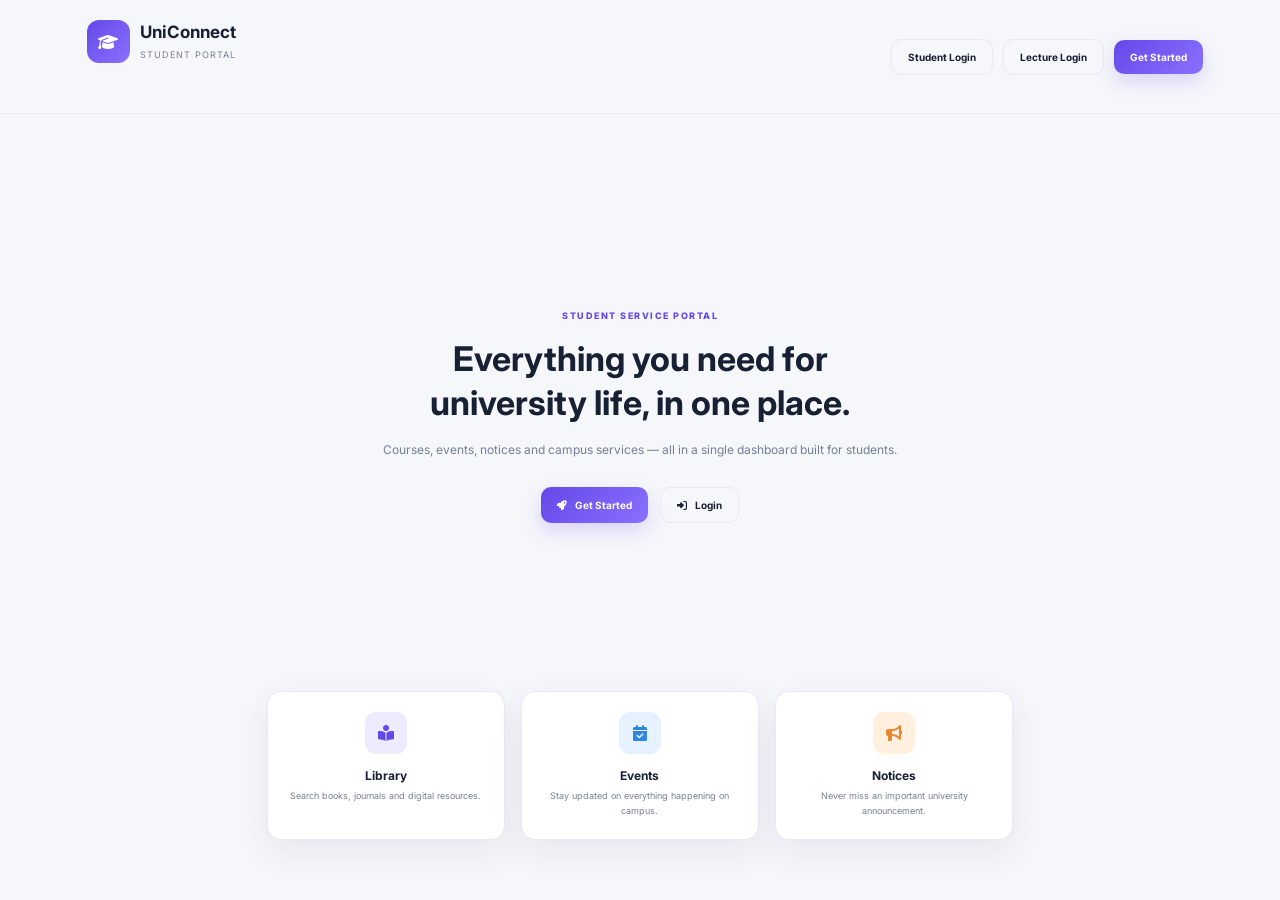
<file: index.html>
<!DOCTYPE html>
<html lang="en">
<head>
    <meta charset="UTF-8">
    <meta http-equiv="X-UA-Compatible" content="IE=edge">
    <meta name="viewport" content="width=device-width, initial-scale=1.0">

    <title>UniConnect | Student Dashboard</title>

    <!-- Google Font -->
    <link rel="preconnect" href="https://fonts.googleapis.com">
    <link rel="preconnect" href="https://fonts.gstatic.com" crossorigin>
    <link href="https://fonts.googleapis.com/css2?family=Inter:wght@400;500;600;700;800&display=swap" rel="stylesheet">

    <!-- Font Awesome -->
    <link rel="stylesheet"
          href="https://cdnjs.cloudflare.com/ajax/libs/font-awesome/6.5.2/css/all.min.css">

    <link rel="stylesheet" href="style.css">
</head>


<body>

<!-- =========================
     HOME / LANDING PAGE
========================== -->

<div class="home-page" id="homePage">

    <nav class="home-nav">

        <div class="logo">

            <div class="logo-icon">
                <i class="fa-solid fa-graduation-cap"></i>
            </div>

            <div>
                <strong>UniConnect</strong>
                <small>Student Portal</small>
            </div>

        </div>


        <div class="home-nav-actions">

            <button class="ghost-button" id="homeLoginButton">
                Student Login
            </button>

            <button class="ghost-button" id="homeLectureLoginButton">
                Lecture Login
            </button>

            <button class="primary-button" id="homeGetStartedButton">
                Get Started
            </button>

        </div>

    </nav>


    <section class="home-hero">

        <span class="eyebrow">
            STUDENT SERVICE PORTAL
        </span>

        <h1>
            Everything you need for university life, in one place.
        </h1>

        <p>
            Courses, events, notices and campus services — all in a single dashboard built for students.
        </p>

        <div class="home-hero-actions">

            <button class="primary-button" id="heroGetStartedButton">
                <i class="fa-solid fa-rocket"></i>
                Get Started
            </button>

            <button class="ghost-button" id="heroLoginButton">
                <i class="fa-solid fa-right-to-bracket"></i>
                Login
            </button>

        </div>

    </section>


    <section class="home-features">

        <div class="home-feature">

            <div class="service-icon purple">
                <i class="fa-solid fa-book-open-reader"></i>
            </div>

            <h3>Library</h3>

            <p>Search books, journals and digital resources.</p>

        </div>


        <div class="home-feature">

            <div class="service-icon blue">
                <i class="fa-solid fa-calendar-check"></i>
            </div>

            <h3>Events</h3>

            <p>Stay updated on everything happening on campus.</p>

        </div>


        <div class="home-feature">

            <div class="service-icon orange">
                <i class="fa-solid fa-bullhorn"></i>
            </div>

            <h3>Notices</h3>

            <p>Never miss an important university announcement.</p>

        </div>

    </section>

</div>



<div class="app" id="appContainer" style="display:none">


    <!-- =========================
         SIDEBAR
    ========================== -->

    <aside class="sidebar" id="sidebar">

        <div class="logo">

            <div class="logo-icon">
                <i class="fa-solid fa-graduation-cap"></i>
            </div>

            <div>
                <strong>UniConnect</strong>
                <small>Student Portal</small>
            </div>

        </div>


        <nav class="menu">

            <a href="#dashboard" class="active" data-page="dashboard">
                <i class="fa-solid fa-chart-pie"></i>
                Dashboard
            </a>

            <a href="#courses" data-page="courses">
                <i class="fa-solid fa-book-open"></i>
                Courses
            </a>

            <a href="#events" data-page="events">
                <i class="fa-solid fa-calendar-days"></i>
                Events
            </a>

            <a href="#notices" data-page="notices">
                <i class="fa-solid fa-bullhorn"></i>
                Notices
            </a>

        </nav>


        <div class="sidebar-bottom">

            <button class="theme-button" id="themeButton">

                <i class="fa-solid fa-moon"></i>

                <span>Dark mode</span>

            </button>

            <a href="#contact" class="theme-button">

                <i class="fa-solid fa-circle-question"></i>

                Help & Contact

            </a>

        </div>

    </aside>



    <!-- =========================
         MAIN
    ========================== -->

    <main>


        <!-- TOP BAR -->

        <header>

            <button class="mobile-menu" id="menuButton">

                <i class="fa-solid fa-bars"></i>

            </button>


            <label class="search">

                <i class="fa-solid fa-magnifying-glass"></i>

                <input
                    type="search"
                    id="searchInput"
                    placeholder="Search courses, events, notices..."
                >

            </label>


            <div class="actions">

                <button
                    class="icon-button"
                    onclick="showToast('You have 3 new notifications')"
                >

                    <i class="fa-regular fa-bell"></i>

                    <b class="notification-dot"></b>

                </button>


                <div class="user-menu">

                    <div class="user" id="userMenuButton">

                        <div class="avatar" id="userAvatar">
                            ST
                        </div>

                        <div>

                            <strong id="userName">Student</strong>

                            <small>Undergraduate</small>

                        </div>

                        <i class="fa-solid fa-chevron-down" style="font-size:9px;color:#748096;margin-left:2px;"></i>

                    </div>


                    <div class="user-dropdown" id="userDropdown">

                        <button onclick="handleProfileClick()">
                            <i class="fa-solid fa-id-badge"></i>
                            Profile
                        </button>

                        <button onclick="handleLogout()">
                            <i class="fa-solid fa-right-from-bracket"></i>
                            Logout
                        </button>

                    </div>

                </div>

            </div>

        </header>



        <!-- PAGE CONTENT -->

        <section class="content page" id="dashboard">


            <!-- HERO -->

            <div class="hero">

                <div>

                    <span class="eyebrow">
                        STUDENT DASHBOARD
                    </span>

                    <h1>
                        Good morning, Student! 👋
                    </h1>

                    <p>
                        Everything you need for university life, in one place.
                    </p>

                </div>

            </div>



            <!-- STATISTICS -->

            <div class="stats">

                <div class="stat">

                    <div class="stat-icon purple">

                        <i class="fa-solid fa-book"></i>

                    </div>

                    <div>

                        <span>My Courses</span>

                        <strong>06</strong>

                        <small>
                            2 assignments due
                        </small>

                    </div>

                </div>


                <div class="stat">

                    <div class="stat-icon blue">

                        <i class="fa-solid fa-calendar-check"></i>

                    </div>

                    <div>

                        <span>Upcoming Events</span>

                        <strong>04</strong>

                        <small>
                            Next: Tech Meetup
                        </small>

                    </div>

                </div>


                <div class="stat">

                    <div class="stat-icon orange">

                        <i class="fa-solid fa-bullhorn"></i>

                    </div>

                    <div>

                        <span>New Notices</span>

                        <strong>08</strong>

                        <small>
                            3 posted today
                        </small>

                    </div>

                </div>


                <div class="stat">

                    <div class="stat-icon green">

                        <i class="fa-solid fa-circle-check"></i>

                    </div>

                    <div>

                        <span>Attendance</span>

                        <strong>92%</strong>

                        <small>
                            Excellent progress
                        </small>

                    </div>

                </div>

            </div>



            <!-- SERVICES -->

            <div class="section-title" id="services">

                <div>

                    <span class="eyebrow">
                        ESSENTIAL SERVICES
                    </span>

                    <h2>
                        What do you need?
                    </h2>

                </div>

            </div>


            <div class="services">


                <article
                    class="service"
                    data-search="library books study"
                >

                    <div class="service-icon purple">

                        <i class="fa-solid fa-book-open-reader"></i>

                    </div>

                    <h3>
                        University Library
                    </h3>

                    <p>
                        Search books, journals and digital resources.
                    </p>

                    <button
                        onclick="openModal(
                        'University Library',
                        'Library is open from 8:00 AM to 8:00 PM. You can reserve books and access digital resources.'
                        )"
                    >

                        Explore

                        <i class="fa-solid fa-arrow-right"></i>

                    </button>

                </article>



                <article
                    class="service"
                    data-search="student affairs registration welfare"
                >

                    <div class="service-icon blue">

                        <i class="fa-solid fa-users"></i>

                    </div>

                    <h3>
                        Student Affairs
                    </h3>

                    <p>
                        Registration, welfare and student support services.
                    </p>

                    <button
                        onclick="openModal(
                        'Student Affairs',
                        'Get help with registration, student records, welfare services and general student matters.'
                        )"
                    >

                        Get Help

                        <i class="fa-solid fa-arrow-right"></i>

                    </button>

                </article>



                <article
                    class="service"
                    data-search="IT support wifi computer password"
                >

                    <div class="service-icon orange">

                        <i class="fa-solid fa-laptop-code"></i>

                    </div>

                    <h3>
                        IT Support
                    </h3>

                    <p>
                        Get help with Wi-Fi, LMS and technical problems.
                    </p>

                    <button
                        onclick="openModal(
                        'IT Support',
                        'Report Wi-Fi, LMS, password and computer problems to the university IT Help Desk.'
                        )"
                    >

                        Report Issue

                        <i class="fa-solid fa-arrow-right"></i>

                    </button>

                </article>



                <article
                    class="service"
                    data-search="career jobs internship CV"
                >

                    <div class="service-icon green">

                        <i class="fa-solid fa-briefcase"></i>

                    </div>

                    <h3>
                        Career Centre
                    </h3>

                    <p>
                        Find internships, jobs and career development programs.
                    </p>

                    <button
                        onclick="openModal(
                        'Career Centre',
                        'Explore internships, career guidance, CV workshops and employer events.'
                        )"
                    >

                        Explore Jobs

                        <i class="fa-solid fa-arrow-right"></i>

                    </button>

                </article>


            </div>



            <!-- CONTACT -->

            <div class="contact" id="contact">

                <div>

                    <span class="eyebrow">
                        NEED ASSISTANCE?
                    </span>

                    <h2>
                        We are here to help.
                    </h2>

                    <p>
                        Can't find what you need?
                        Contact the student support team.
                    </p>

                </div>


                <button
                    class="primary-button"
                    onclick="openModal(
                    'Student Support',
                    'Email: support@uniconnect.edu<br>Phone: +94 11 000 0000<br>Office: Student Centre, Ground Floor'
                    )"
                >

                    Contact Support

                </button>

            </div>


        </section>



        <!-- =========================
             COURSES PAGE
        ========================== -->

        <section class="content page" id="courses" style="display:none">

            <div class="section-title">

                <div>

                    <span class="eyebrow">
                        ACADEMICS
                    </span>

                    <h2>
                        My Courses
                    </h2>

                </div>

            </div>


            <div class="list">


                <div
                    class="course"
                    data-search="web application development IIC 2223"
                >

                    <div class="course-code">

                        IIC
                        <br>
                        2223

                    </div>


                    <div class="course-info">

                        <h3>
                            Web Application Development
                        </h3>

                        <p>
                            Monday • 10:00 AM
                        </p>

                        <div class="progress">

                            <span style="width:78%"></span>

                        </div>

                        <small>
                            78% completed
                        </small>

                    </div>

                </div>



                <div
                    class="course"
                    data-search="database management IIC 2212"
                >

                    <div class="course-code">

                        IIC
                        <br>
                        2212

                    </div>


                    <div class="course-info">

                        <h3>
                            Database Management
                        </h3>

                        <p>
                            Wednesday • 1:00 PM
                        </p>

                        <div class="progress">

                            <span style="width:64%"></span>

                        </div>

                        <small>
                            64% completed
                        </small>

                    </div>

                </div>



                <div
                    class="course"
                    data-search="software engineering IIC 2233"
                >

                    <div class="course-code">

                        IIC
                        <br>
                        2233

                    </div>


                    <div class="course-info">

                        <h3>
                            Software Engineering
                        </h3>

                        <p>
                            Thursday • 9:00 AM
                        </p>

                        <div class="progress">

                            <span style="width:86%"></span>

                        </div>

                        <small>
                            86% completed
                        </small>

                    </div>

                </div>


            </div>

        </section>



        <!-- =========================
             EVENTS PAGE
        ========================== -->

        <section class="content page" id="events" style="display:none">

            <div class="section-title">

                <div>

                    <span class="eyebrow">
                        CAMPUS LIFE
                    </span>

                    <h2>
                        Upcoming Events
                    </h2>

                </div>

            </div>


            <div class="list">


                <div
                    class="event"
                    data-search="technology meetup tech event"
                >

                    <div class="date">

                        <b>12</b>

                        <span>SEP</span>

                    </div>


                    <div class="event-info">

                        <h3>
                            Technology Meetup 2026
                        </h3>

                        <p>
                            Main Auditorium • 2:00 PM
                        </p>

                    </div>


                    <button
                        onclick="showToast('Event added to calendar!')"
                    >

                        <i class="fa-regular fa-calendar-plus"></i>

                    </button>

                </div>



                <div
                    class="event"
                    data-search="sports event"
                >

                    <div class="date">

                        <b>18</b>

                        <span>SEP</span>

                    </div>


                    <div class="event-info">

                        <h3>
                            Inter-University Sports
                        </h3>

                        <p>
                            University Ground • 9:00 AM
                        </p>

                    </div>


                    <button
                        onclick="showToast('Event added to calendar!')"
                    >

                        <i class="fa-regular fa-calendar-plus"></i>

                    </button>

                </div>



                <div
                    class="event"
                    data-search="career internship fair"
                >

                    <div class="date">

                        <b>25</b>

                        <span>SEP</span>

                    </div>


                    <div class="event-info">

                        <h3>
                            Career & Internship Fair
                        </h3>

                        <p>
                            Student Centre • 10:00 AM
                        </p>

                    </div>


                    <button
                        onclick="showToast('Event added to calendar!')"
                    >

                        <i class="fa-regular fa-calendar-plus"></i>

                    </button>

                </div>


            </div>

        </section>



        <!-- =========================
             NOTICES PAGE
        ========================== -->

        <section class="content page" id="notices" style="display:none">

            <div class="section-title">

                <div>

                    <span class="eyebrow">
                        LATEST UPDATES
                    </span>

                    <h2>
                        University Notices
                    </h2>

                </div>

            </div>


            <div class="notices">


                <article
                    class="notice"
                    data-search="exam timetable academic"
                >

                    <span class="tag academic">
                        ACADEMIC
                    </span>

                    <h3>
                        Semester examination timetable released
                    </h3>

                    <p>
                        The examination timetable for the upcoming semester is now available.
                    </p>

                    <small>
                        2 hours ago
                    </small>

                </article>



                <article
                    class="notice"
                    data-search="innovation challenge event"
                >

                    <span class="tag event-tag">
                        EVENT
                    </span>

                    <h3>
                        Student innovation challenge applications open
                    </h3>

                    <p>
                        Register your team and present an innovative solution to a real-world problem.
                    </p>

                    <small>
                        Yesterday
                    </small>

                </article>



                <article
                    class="notice"
                    data-search="library opening hours general"
                >

                    <span class="tag general">
                        GENERAL
                    </span>

                    <h3>
                        Library extended opening hours
                    </h3>

                    <p>
                        Extended study hours are available during the examination preparation period.
                    </p>

                    <small>
                        2 days ago
                    </small>

                </article>


            </div>

        </section>


        <!-- =========================
             LECTURE DASHBOARD PAGE
        ========================== -->

        <section class="content page" id="lectureDashboard" style="display:none">

            <div class="hero">

                <div>

                    <span class="eyebrow">
                        LECTURE DASHBOARD
                    </span>

                    <h1>
                        Welcome, <span id="lectureNameDisplay">Lecture</span>! 👨‍🏫
                    </h1>

                    <p>
                        Manage your courses and students.
                    </p>

                </div>

            </div>

            <div class="section-title" style="display: flex; justify-content: space-between; align-items: center; margin-bottom: 30px;">

                <div>

                    <span class="eyebrow">
                        MY COURSES
                    </span>

                    <h2>
                        Your Teaching Courses
                    </h2>

                </div>

                <button class="primary-button" id="addCourseBtn" onclick="openCourseModal()">
                    <i class="fa-solid fa-plus"></i>
                    Add Course
                </button>

            </div>

            <div class="list" id="lectureCoursesContainer">
                <p style="text-align: center; color: #748096; padding: 40px 20px;">
                    No courses yet. Click "Add Course" to create your first course.
                </p>
            </div>

        </section>


        <!-- FOOTER -->

        <footer>

            <span>
                © 2026 UniConnect Student Service Portal
            </span>

            <span>
                IIC 2223 • Web Application Development
            </span>

        </footer>

    </main>

</div>



<!-- =========================
     MODAL
========================== -->

<div class="modal-background" id="modal">

    <div class="modal">

        <button
            class="close"
            onclick="closeModal()"
        >

            <i class="fa-solid fa-xmark"></i>

        </button>


        <div class="modal-icon">

            <i class="fa-solid fa-circle-info"></i>

        </div>


        <h2 id="modalTitle"></h2>

        <p id="modalText"></p>


        <button
            class="primary-button"
            onclick="closeModal()"
        >

            Close

        </button>

    </div>

</div>



<!-- =========================
     LOGIN MODAL
========================== -->

<div class="modal-background" id="loginModal">

    <div class="modal">

        <button
            class="close"
            onclick="closeAuthModal('loginModal')"
        >

            <i class="fa-solid fa-xmark"></i>

        </button>


        <div class="modal-icon">

            <i class="fa-solid fa-right-to-bracket"></i>

        </div>


        <h2>Welcome back</h2>

        <p>Log in to access your dashboard.</p>


        <form class="auth-form" id="loginForm">

            <label class="field">

                <span>Email</span>

                <input
                    type="email"
                    id="loginEmail"
                    placeholder="you@example.com"
                    required
                >

            </label>


            <label class="field">

                <span>Password</span>

                <input
                    type="password"
                    id="loginPassword"
                    placeholder="Enter your password"
                    required
                >

            </label>


            <button type="submit" class="primary-button auth-submit">
                Login
            </button>

        </form>


        <p class="auth-switch">

            Don't have an account?

            <a href="#" id="switchToSignup">Sign up</a>

        </p>

    </div>

</div>



<!-- =========================
     SIGNUP MODAL
========================== -->

<div class="modal-background" id="signupModal">

    <div class="modal">

        <button
            class="close"
            onclick="closeAuthModal('signupModal')"
        >

            <i class="fa-solid fa-xmark"></i>

        </button>


        <div class="modal-icon">

            <i class="fa-solid fa-user-plus"></i>

        </div>


        <h2>Create your account</h2>

        <p>Sign up to get started with UniConnect.</p>


        <form class="auth-form" id="signupForm">

            <label class="field">

                <span>Full Name</span>

                <input
                    type="text"
                    id="signupName"
                    placeholder="Your full name"
                    required
                >

            </label>


            <label class="field">

                <span>Email</span>

                <input
                    type="email"
                    id="signupEmail"
                    placeholder="you@example.com"
                    required
                >

            </label>


            <label class="field">

                <span>Password</span>

                <input
                    type="password"
                    id="signupPassword"
                    placeholder="Create a password"
                    minlength="6"
                    required
                >

            </label>


            <label class="field">

                <span>Confirm Password</span>

                <input
                    type="password"
                    id="signupConfirmPassword"
                    placeholder="Re-enter your password"
                    minlength="6"
                    required
                >

            </label>


            <button type="submit" class="primary-button auth-submit">
                Create Account
            </button>

        </form>


        <p class="auth-switch">

            Already have an account?

            <a href="#" id="switchToLogin">Login</a>

        </p>

    </div>

</div>



<!-- =========================
     LECTURE LOGIN MODAL
========================== -->

<div class="modal-background" id="lectureLoginModal">

    <div class="modal">

        <button
            class="close"
            onclick="closeAuthModal('lectureLoginModal')"
        >

            <i class="fa-solid fa-xmark"></i>

        </button>


        <div class="modal-icon">

            <i class="fa-solid fa-chalkboard-user"></i>

        </div>


        <h2>Lecture Login</h2>

        <p>Log in to access your lecture dashboard.</p>


        <form class="auth-form" id="lectureLoginForm">

            <label class="field">

                <span>Email</span>

                <input
                    type="email"
                    id="lectureEmail"
                    placeholder="your@email.com"
                    required
                >

            </label>


            <label class="field">

                <span>Password</span>

                <input
                    type="password"
                    id="lecturePassword"
                    placeholder="Enter your password"
                    required
                >

            </label>


            <button type="submit" class="primary-button auth-submit">
                Login
            </button>

        </form>


        <p class="auth-switch">

            Back to <a href="#" id="backToHome" onclick="closeAuthModal('lectureLoginModal'); return false;">home</a>

        </p>

    </div>

</div>



<!-- TOAST -->

<div class="toast" id="toast"></div>



<script src="script.js"></script>

</body>
</html>
</file>
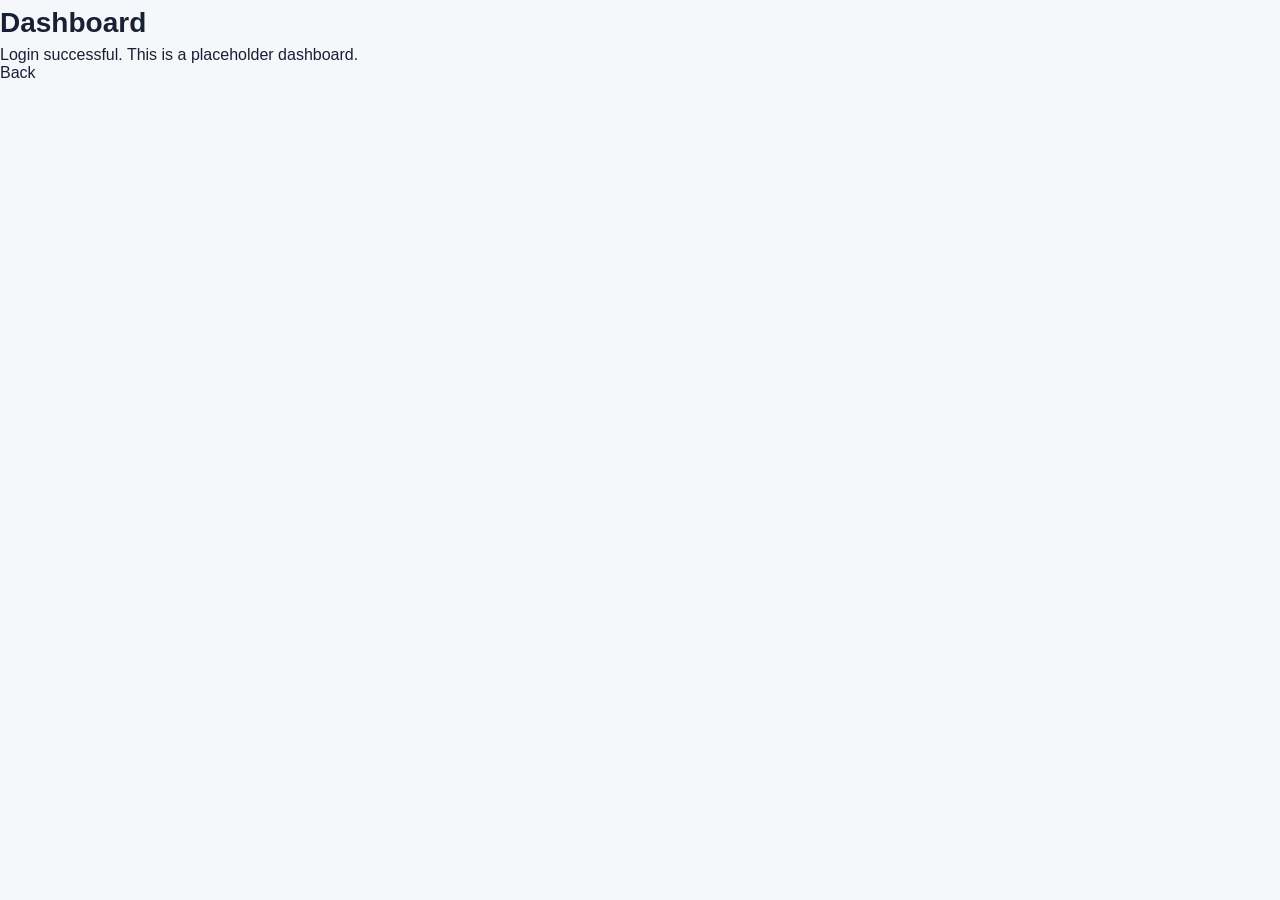
<file: dashboard.html>
<!DOCTYPE html>
<html>
<head>
  <meta charset="utf-8" />
  <title>Dashboard</title>
  <link rel="stylesheet" href="style.css">
</head>
<body>
  <div class="container">
    <h1>Dashboard</h1>
    <p>Login successful. This is a placeholder dashboard.</p>
    <a href="index.html">Back</a>
  </div>
</body>
</html>
</file>
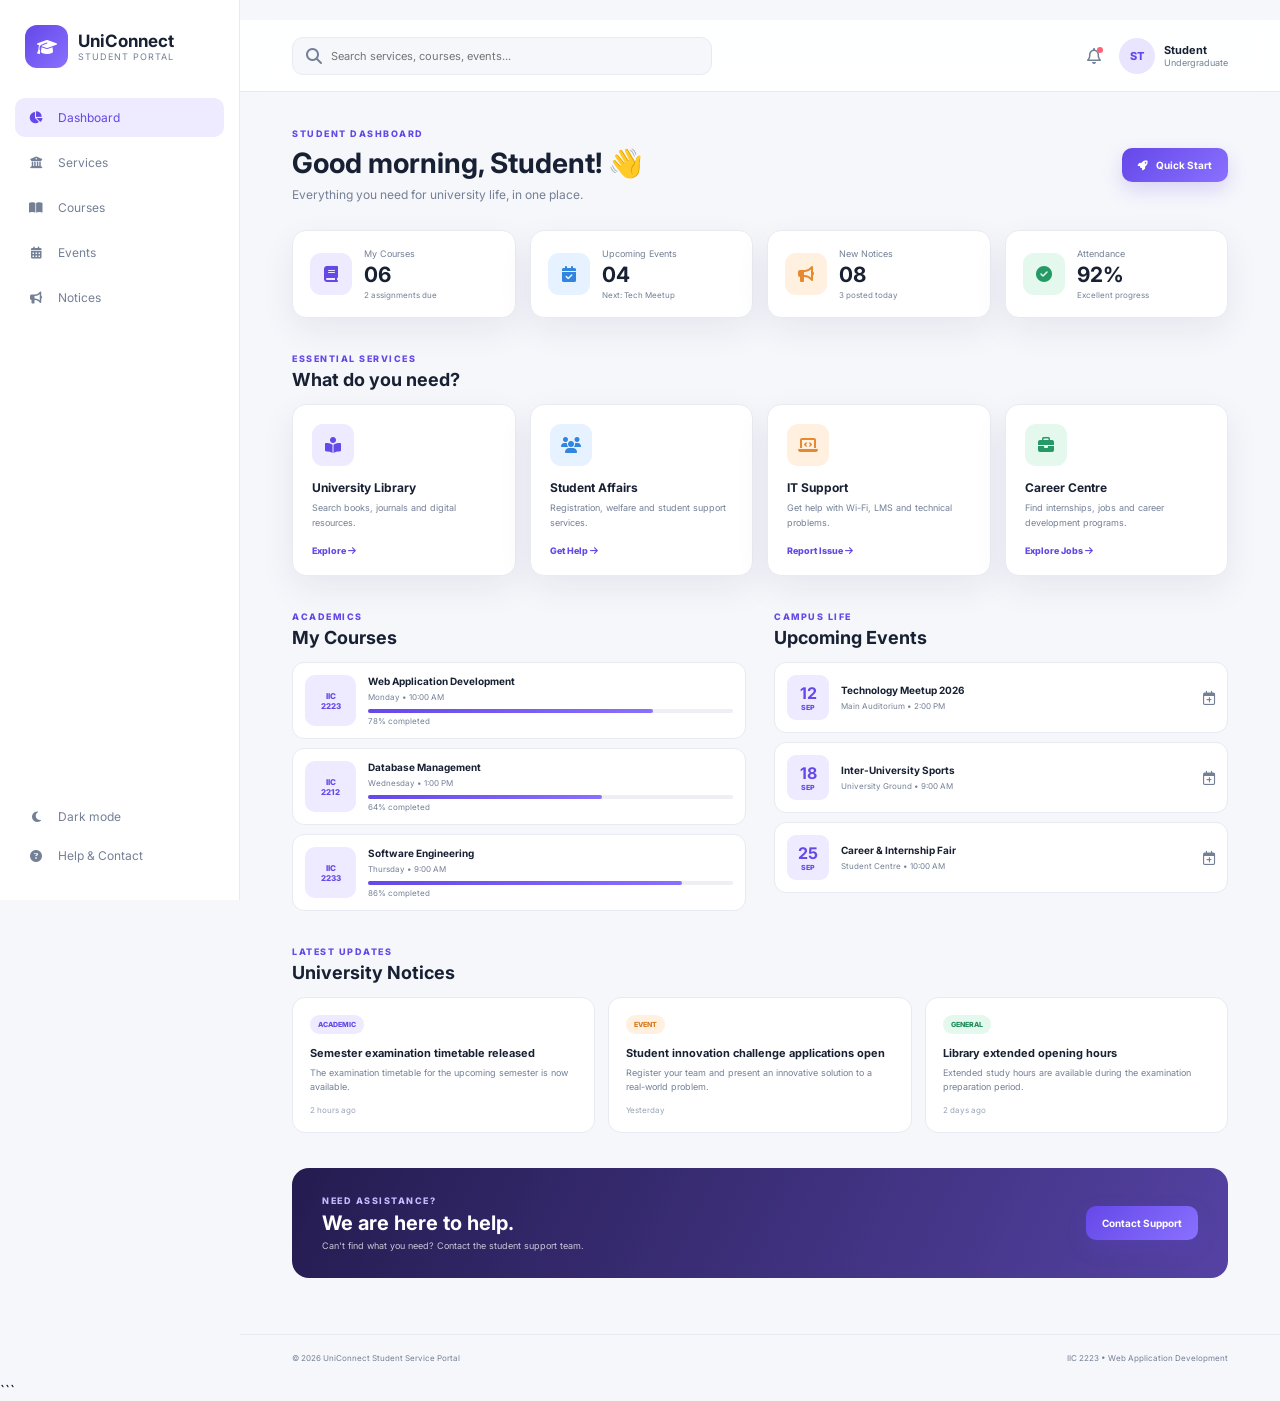
<file: index(1).html>
```html
<!DOCTYPE html>
<html lang="en">
<head>
    <meta charset="UTF-8">
    <meta name="viewport" content="width=device-width, initial-scale=1.0">

    <title>UniConnect | Student Dashboard</title>

    <!-- Google Font -->
    <link rel="preconnect" href="https://fonts.googleapis.com">
    <link rel="preconnect" href="https://fonts.gstatic.com" crossorigin>
    <link href="https://fonts.googleapis.com/css2?family=Inter:wght@400;500;600;700;800&display=swap" rel="stylesheet">

    <!-- Font Awesome -->
    <link rel="stylesheet"
          href="https://cdnjs.cloudflare.com/ajax/libs/font-awesome/6.5.2/css/all.min.css">

    <style>

        /* =========================
           BASIC SETTINGS
        ========================= */

        * {
            margin: 0;
            padding: 0;
            box-sizing: border-box;
        }

        html {
            scroll-behavior: smooth;
        }

        body {
            font-family: 'Inter', sans-serif;
            background: #f6f7fb;
            color: #182033;
            transition: 0.3s;
        }

        body.dark {
            background: #10131c;
            color: #f2f4f8;
        }

        button,
        input {
            font-family: inherit;
        }

        button {
            cursor: pointer;
            border: none;
        }

        a {
            text-decoration: none;
            color: inherit;
        }


        /* =========================
           SIDEBAR
        ========================= */

        .sidebar {
            width: 240px;
            height: 100vh;
            position: fixed;
            left: 0;
            top: 0;

            background: white;
            border-right: 1px solid #e7eaf1;

            padding: 25px 15px;

            display: flex;
            flex-direction: column;

            z-index: 20;

            transition: 0.3s;
        }

        body.dark .sidebar {
            background: #181d28;
            border-color: #293140;
        }


        /* LOGO */

        .logo {
            display: flex;
            align-items: center;
            gap: 10px;

            padding: 0 10px 30px;
        }

        .logo-icon {
            width: 43px;
            height: 43px;

            border-radius: 12px;

            background: linear-gradient(
                135deg,
                #6548e8,
                #8a70ff
            );

            color: white;

            display: grid;
            place-items: center;
        }

        .logo strong {
            display: block;
            font-size: 17px;
        }

        .logo small {
            font-size: 9px;
            color: #748096;
            text-transform: uppercase;
            letter-spacing: 1px;
        }


        /* NAVIGATION */

        .menu {
            display: grid;
            gap: 6px;
        }

        .menu a,
        .theme-button {
            display: flex;
            align-items: center;

            gap: 13px;

            padding: 12px;

            border-radius: 10px;

            color: #748096;

            font-size: 12px;

            background: transparent;
        }

        .menu a i,
        .theme-button i {
            width: 18px;
            text-align: center;
        }

        .menu a:hover,
        .menu a.active,
        .theme-button:hover {
            background: #eeeaff;
            color: #6548e8;
        }

        body.dark .menu a:hover,
        body.dark .menu a.active,
        body.dark .theme-button:hover {
            background: #27233e;
        }

        .sidebar-bottom {
            margin-top: auto;
        }


        /* =========================
           MAIN AREA
        ========================= */

        main {
            margin-left: 240px;
            width: calc(100% - 240px);
        }


        /* =========================
           TOP BAR
        ========================= */

        header {
            height: 72px;

            position: sticky;
            top: 0;

            z-index: 15;

            background: rgba(255,255,255,0.9);

            backdrop-filter: blur(12px);

            border-bottom: 1px solid #e7eaf1;

            display: flex;
            align-items: center;
            justify-content: space-between;

            padding: 0 5%;
        }

        body.dark header {
            background: rgba(24,29,40,0.9);
            border-color: #293140;
        }


        /* SEARCH */

        .search {
            width: 420px;

            background: #f6f7fb;

            border: 1px solid #e7eaf1;

            border-radius: 11px;

            padding: 10px 13px;

            display: flex;
            align-items: center;

            gap: 9px;

            color: #748096;
        }

        .search input {
            width: 100%;

            border: none;
            outline: none;

            background: transparent;

            color: #182033;

            font-size: 11px;
        }

        body.dark .search {
            background: #10131c;
            border-color: #293140;
        }

        body.dark .search input {
            color: white;
        }


        /* USER */

        .actions {
            display: flex;
            align-items: center;

            gap: 18px;
        }

        .icon-button {
            background: none;

            color: #748096;

            font-size: 16px;

            position: relative;
        }

        .notification-dot {
            width: 6px;
            height: 6px;

            border-radius: 50%;

            background: #ff6379;

            position: absolute;

            right: -2px;
            top: -1px;
        }

        .user {
            display: flex;
            align-items: center;

            gap: 9px;
        }

        .avatar {
            width: 36px;
            height: 36px;

            border-radius: 50%;

            background: #eae5ff;

            color: #6548e8;

            display: grid;
            place-items: center;

            font-weight: 800;

            font-size: 11px;
        }

        .user strong {
            display: block;
            font-size: 11px;
        }

        .user small {
            font-size: 9px;
            color: #748096;
        }

        .mobile-menu {
            display: none;
            background: none;
            color: #6548e8;
            font-size: 18px;
        }


        /* =========================
           CONTENT
        ========================= */

        .content {
            max-width: 1250px;

            margin: auto;

            padding: 36px 5%;
        }


        /* HERO */

        .hero {
            display: flex;

            justify-content: space-between;
            align-items: center;

            gap: 20px;

            margin-bottom: 28px;
        }

        .eyebrow {
            font-size: 9px;

            letter-spacing: 1.5px;

            font-weight: 800;

            color: #6548e8;
        }

        h1 {
            font-size: 28px;

            margin: 7px 0;
        }

        .hero p {
            font-size: 12px;
            color: #748096;
        }


        /* BUTTON */

        .primary-button {
            background: linear-gradient(
                135deg,
                #6548e8,
                #8a70ff
            );

            color: white;

            padding: 11px 16px;

            border-radius: 10px;

            font-size: 10px;

            font-weight: 700;

            box-shadow: 0 8px 20px #6548e833;
        }

        .primary-button i {
            margin-right: 6px;
        }


        /* =========================
           STAT CARDS
        ========================= */

        .stats {
            display: grid;

            grid-template-columns: repeat(4,1fr);

            gap: 14px;

            margin-bottom: 35px;
        }

        .stat {
            background: white;

            border: 1px solid #e7eaf1;

            border-radius: 14px;

            padding: 17px;

            display: flex;

            align-items: center;

            gap: 12px;

            box-shadow: 0 12px 35px rgba(35,30,80,.07);

            animation: slideUp .6s ease both;
        }

        body.dark .stat {
            background: #181d28;
            border-color: #293140;
        }

        .stat:nth-child(2) {
            animation-delay: .1s;
        }

        .stat:nth-child(3) {
            animation-delay: .2s;
        }

        .stat:nth-child(4) {
            animation-delay: .3s;
        }

        .stat-icon {
            width: 42px;
            height: 42px;

            border-radius: 11px;

            display: grid;
            place-items: center;
        }

        .purple {
            background: #eeeaff;
            color: #6548e8;
        }

        .blue {
            background: #e6f2ff;
            color: #3185df;
        }

        .orange {
            background: #fff0df;
            color: #e58a32;
        }

        .green {
            background: #e4f8ee;
            color: #259a66;
        }

        .stat span {
            font-size: 9px;
            color: #748096;

            display: block;
        }

        .stat strong {
            display: block;

            font-size: 21px;

            margin: 3px 0;
        }

        .stat small {
            font-size: 8px;
            color: #748096;
        }


        /* =========================
           SECTION TITLES
        ========================= */

        .section-title {
            display: flex;

            align-items: end;

            justify-content: space-between;

            margin-bottom: 14px;
        }

        .section-title h2 {
            font-size: 18px;

            margin-top: 5px;
        }


        /* =========================
           SERVICE CARDS
        ========================= */

        .services {
            display: grid;

            grid-template-columns: repeat(4,1fr);

            gap: 14px;

            margin-bottom: 35px;
        }

        .service {
            background: white;

            border: 1px solid #e7eaf1;

            border-radius: 14px;

            padding: 19px;

            box-shadow: 0 12px 35px rgba(35,30,80,.07);

            transition: .25s;

            animation: slideUp .7s ease both;
        }

        body.dark .service {
            background: #181d28;
            border-color: #293140;
        }

        .service:hover {
            transform: translateY(-6px);

            box-shadow:
                0 20px 45px rgba(35,30,80,.14);
        }

        .service-icon {
            width: 42px;
            height: 42px;

            border-radius: 11px;

            display: grid;
            place-items: center;

            margin-bottom: 14px;
        }

        .service h3 {
            font-size: 12px;

            margin-bottom: 6px;
        }

        .service p {
            font-size: 9px;

            color: #748096;

            line-height: 1.65;

            min-height: 31px;
        }

        .service button {
            background: none;

            color: #6548e8;

            font-size: 9px;

            font-weight: 800;

            margin-top: 13px;
        }


        /* =========================
           TWO COLUMNS
        ========================= */

        .columns {
            display: grid;

            grid-template-columns: 1fr 1fr;

            gap: 28px;

            margin-bottom: 35px;
        }

        .list {
            display: grid;
            gap: 9px;
        }


        /* COURSE */

        .course,
        .event {
            background: white;

            border: 1px solid #e7eaf1;

            border-radius: 12px;

            padding: 12px;

            display: flex;

            align-items: center;

            gap: 12px;
        }

        body.dark .course,
        body.dark .event {
            background: #181d28;
            border-color: #293140;
        }

        .course-code {
            width: 51px;
            height: 51px;

            border-radius: 10px;

            background: #eeeaff;

            color: #6548e8;

            display: grid;

            place-items: center;

            text-align: center;

            font-size: 8px;

            font-weight: 800;
        }

        .course-info {
            flex: 1;
        }

        .course h3,
        .event h3 {
            font-size: 10px;

            margin-bottom: 5px;
        }

        .course p,
        .event p {
            font-size: 8px;

            color: #748096;
        }

        .progress {
            height: 4px;

            background: #eeeef3;

            border-radius: 5px;

            margin: 7px 0 3px;
        }

        .progress span {
            height: 100%;

            display: block;

            background: linear-gradient(
                90deg,
                #6548e8,
                #8a70ff
            );

            border-radius: 5px;
        }

        .course small {
            font-size: 8px;
            color: #748096;
        }


        /* EVENTS */

        .date {
            width: 42px;
            height: 45px;

            background: #eeeaff;

            color: #6548e8;

            border-radius: 9px;

            display: grid;

            place-content: center;

            text-align: center;
        }

        .date b {
            font-size: 16px;
        }

        .date span {
            font-size: 7px;

            font-weight: 800;
        }

        .event-info {
            flex: 1;
        }

        .event button {
            background: none;

            color: #748096;

            font-size: 14px;
        }

        .event button:hover {
            color: #6548e8;
        }


        /* =========================
           NOTICES
        ========================= */

        .notices {
            display: grid;

            grid-template-columns: repeat(3,1fr);

            gap: 13px;

            margin-bottom: 35px;
        }

        .notice {
            background: white;

            border: 1px solid #e7eaf1;

            border-radius: 13px;

            padding: 17px;
        }

        body.dark .notice {
            background: #181d28;
            border-color: #293140;
        }

        .tag {
            display: inline-block;

            padding: 5px 8px;

            border-radius: 20px;

            font-size: 7px;

            font-weight: 800;
        }

        .academic {
            background: #eeeaff;
            color: #6548e8;
        }

        .event-tag {
            background: #fff0df;
            color: #d77b22;
        }

        .general {
            background: #e5f8ed;
            color: #218d5c;
        }

        .notice h3 {
            font-size: 11px;

            margin: 12px 0 6px;
        }

        .notice p {
            font-size: 9px;

            line-height: 1.6;

            color: #748096;
        }

        .notice small {
            display: block;

            font-size: 8px;

            color: #9aa4b5;

            margin-top: 10px;
        }


        /* =========================
           CONTACT
        ========================= */

        .contact {
            background: linear-gradient(
                115deg,
                #241c50,
                #5542a3
            );

            border-radius: 17px;

            padding: 27px 30px;

            color: white;

            display: flex;

            justify-content: space-between;

            align-items: center;

            gap: 20px;

            margin-bottom: 20px;
        }

        .contact .eyebrow {
            color: #c5baff;
        }

        .contact h2 {
            font-size: 20px;

            margin: 5px 0;
        }

        .contact p {
            font-size: 9px;

            opacity: .75;
        }


        /* =========================
           FOOTER
        ========================= */

        footer {
            border-top: 1px solid #e7eaf1;

            padding: 18px 5%;

            font-size: 8px;

            color: #748096;

            display: flex;

            justify-content: space-between;
        }


        /* =========================
           MODAL
        ========================= */

        .modal-background {
            position: fixed;

            inset: 0;

            background: rgba(8,8,21,.6);

            display: none;

            place-items: center;

            z-index: 50;

            padding: 20px;
        }

        .modal-background.show {
            display: grid;
        }

        .modal {
            width: min(420px,100%);

            background: white;

            border-radius: 17px;

            padding: 28px;

            position: relative;

            animation: pop .2s;
        }

        body.dark .modal {
            background: #181d28;
        }

        .close {
            position: absolute;

            right: 17px;
            top: 15px;

            background: none;

            color: #748096;
        }

        .modal-icon {
            width: 45px;
            height: 45px;

            border-radius: 12px;

            background: #eeeaff;

            color: #6548e8;

            display: grid;

            place-items: center;

            margin-bottom: 13px;
        }

        .modal h2 {
            font-size: 18px;

            margin-bottom: 9px;
        }

        .modal p {
            font-size: 10px;

            line-height: 1.8;

            color: #748096;

            margin-bottom: 18px;
        }


        /* =========================
           TOAST
        ========================= */

        .toast {
            position: fixed;

            right: 20px;

            bottom: 20px;

            background: #182033;

            color: white;

            padding: 11px 15px;

            border-radius: 9px;

            font-size: 9px;

            transform: translateY(80px);

            opacity: 0;

            transition: .3s;

            z-index: 60;
        }

        .toast.show {
            transform: none;
            opacity: 1;
        }


        /* =========================
           ANIMATIONS
        ========================= */

        @keyframes slideUp {

            from {
                opacity: 0;
                transform: translateY(15px);
            }

            to {
                opacity: 1;
                transform: translateY(0);
            }

        }

        @keyframes pop {

            from {
                opacity: 0;
                transform: scale(.94);
            }

            to {
                opacity: 1;
                transform: scale(1);
            }

        }


        /* =========================
           TABLET
        ========================= */

        @media(max-width:900px) {

            .sidebar {
                transform: translateX(-100%);
            }

            .sidebar.open {
                transform: translateX(0);
            }

            main {
                margin-left: 0;
                width: 100%;
            }

            .mobile-menu {
                display: block;
            }

            .stats {
                grid-template-columns: repeat(2,1fr);
            }

            .services {
                grid-template-columns: repeat(2,1fr);
            }

            .columns {
                grid-template-columns: 1fr;
            }

            .notices {
                grid-template-columns: repeat(2,1fr);
            }

        }


        /* =========================
           MOBILE
        ========================= */

        @media(max-width:600px) {

            header {
                padding: 0 4%;
                gap: 10px;
            }

            .search {
                width: auto;
                flex: 1;
            }

            .user {
                display: none;
            }

            .content {
                padding: 27px 4%;
            }

            .hero {
                flex-direction: column;
                align-items: flex-start;
            }

            h1 {
                font-size: 23px;
            }

            .stats {
                grid-template-columns: 1fr 1fr;
                gap: 9px;
            }

            .stat {
                padding: 13px;
            }

            .services {
                grid-template-columns: 1fr;
            }

            .notices {
                grid-template-columns: 1fr;
            }

            .contact {
                flex-direction: column;
                align-items: flex-start;
            }

            .contact .primary-button {
                width: 100%;
            }

            footer {
                display: block;
                line-height: 1.8;
            }

        }

    </style>
</head>


<body>

<div class="app">


    <!-- =========================
         SIDEBAR
    ========================== -->

    <aside class="sidebar" id="sidebar">

        <div class="logo">

            <div class="logo-icon">
                <i class="fa-solid fa-graduation-cap"></i>
            </div>

            <div>
                <strong>UniConnect</strong>
                <small>Student Portal</small>
            </div>

        </div>


        <nav class="menu">

            <a href="#dashboard" class="active">
                <i class="fa-solid fa-chart-pie"></i>
                Dashboard
            </a>

            <a href="#services">
                <i class="fa-solid fa-building-columns"></i>
                Services
            </a>

            <a href="#courses">
                <i class="fa-solid fa-book-open"></i>
                Courses
            </a>

            <a href="#events">
                <i class="fa-solid fa-calendar-days"></i>
                Events
            </a>

            <a href="#notices">
                <i class="fa-solid fa-bullhorn"></i>
                Notices
            </a>

        </nav>


        <div class="sidebar-bottom">

            <button class="theme-button" id="themeButton">

                <i class="fa-solid fa-moon"></i>

                <span>Dark mode</span>

            </button>

            <a href="#contact" class="theme-button">

                <i class="fa-solid fa-circle-question"></i>

                Help & Contact

            </a>

        </div>

    </aside>



    <!-- =========================
         MAIN
    ========================== -->

    <main>


        <!-- TOP BAR -->

        <header>

            <button class="mobile-menu" id="menuButton">

                <i class="fa-solid fa-bars"></i>

            </button>


            <label class="search">

                <i class="fa-solid fa-magnifying-glass"></i>

                <input
                    type="search"
                    id="searchInput"
                    placeholder="Search services, courses, events..."
                >

            </label>


            <div class="actions">

                <button
                    class="icon-button"
                    onclick="showToast('You have 3 new notifications')"
                >

                    <i class="fa-regular fa-bell"></i>

                    <b class="notification-dot"></b>

                </button>


                <div class="user">

                    <div class="avatar">
                        ST
                    </div>

                    <div>

                        <strong>Student</strong>

                        <small>Undergraduate</small>

                    </div>

                </div>

            </div>

        </header>



        <!-- PAGE CONTENT -->

        <section class="content" id="dashboard">


            <!-- HERO -->

            <div class="hero">

                <div>

                    <span class="eyebrow">
                        STUDENT DASHBOARD
                    </span>

                    <h1>
                        Good morning, Student! 👋
                    </h1>

                    <p>
                        Everything you need for university life, in one place.
                    </p>

                </div>


                <button
                    class="primary-button"
                    onclick="showToast('Quick Start activated!')"
                >

                    <i class="fa-solid fa-rocket"></i>

                    Quick Start

                </button>

            </div>



            <!-- STATISTICS -->

            <div class="stats">

                <div class="stat">

                    <div class="stat-icon purple">

                        <i class="fa-solid fa-book"></i>

                    </div>

                    <div>

                        <span>My Courses</span>

                        <strong>06</strong>

                        <small>
                            2 assignments due
                        </small>

                    </div>

                </div>


                <div class="stat">

                    <div class="stat-icon blue">

                        <i class="fa-solid fa-calendar-check"></i>

                    </div>

                    <div>

                        <span>Upcoming Events</span>

                        <strong>04</strong>

                        <small>
                            Next: Tech Meetup
                        </small>

                    </div>

                </div>


                <div class="stat">

                    <div class="stat-icon orange">

                        <i class="fa-solid fa-bullhorn"></i>

                    </div>

                    <div>

                        <span>New Notices</span>

                        <strong>08</strong>

                        <small>
                            3 posted today
                        </small>

                    </div>

                </div>


                <div class="stat">

                    <div class="stat-icon green">

                        <i class="fa-solid fa-circle-check"></i>

                    </div>

                    <div>

                        <span>Attendance</span>

                        <strong>92%</strong>

                        <small>
                            Excellent progress
                        </small>

                    </div>

                </div>

            </div>



            <!-- SERVICES -->

            <div class="section-title" id="services">

                <div>

                    <span class="eyebrow">
                        ESSENTIAL SERVICES
                    </span>

                    <h2>
                        What do you need?
                    </h2>

                </div>

            </div>


            <div class="services">


                <article
                    class="service"
                    data-search="library books study"
                >

                    <div class="service-icon purple">

                        <i class="fa-solid fa-book-open-reader"></i>

                    </div>

                    <h3>
                        University Library
                    </h3>

                    <p>
                        Search books, journals and digital resources.
                    </p>

                    <button
                        onclick="openModal(
                        'University Library',
                        'Library is open from 8:00 AM to 8:00 PM. You can reserve books and access digital resources.'
                        )"
                    >

                        Explore

                        <i class="fa-solid fa-arrow-right"></i>

                    </button>

                </article>



                <article
                    class="service"
                    data-search="student affairs registration welfare"
                >

                    <div class="service-icon blue">

                        <i class="fa-solid fa-users"></i>

                    </div>

                    <h3>
                        Student Affairs
                    </h3>

                    <p>
                        Registration, welfare and student support services.
                    </p>

                    <button
                        onclick="openModal(
                        'Student Affairs',
                        'Get help with registration, student records, welfare services and general student matters.'
                        )"
                    >

                        Get Help

                        <i class="fa-solid fa-arrow-right"></i>

                    </button>

                </article>



                <article
                    class="service"
                    data-search="IT support wifi computer password"
                >

                    <div class="service-icon orange">

                        <i class="fa-solid fa-laptop-code"></i>

                    </div>

                    <h3>
                        IT Support
                    </h3>

                    <p>
                        Get help with Wi-Fi, LMS and technical problems.
                    </p>

                    <button
                        onclick="openModal(
                        'IT Support',
                        'Report Wi-Fi, LMS, password and computer problems to the university IT Help Desk.'
                        )"
                    >

                        Report Issue

                        <i class="fa-solid fa-arrow-right"></i>

                    </button>

                </article>



                <article
                    class="service"
                    data-search="career jobs internship CV"
                >

                    <div class="service-icon green">

                        <i class="fa-solid fa-briefcase"></i>

                    </div>

                    <h3>
                        Career Centre
                    </h3>

                    <p>
                        Find internships, jobs and career development programs.
                    </p>

                    <button
                        onclick="openModal(
                        'Career Centre',
                        'Explore internships, career guidance, CV workshops and employer events.'
                        )"
                    >

                        Explore Jobs

                        <i class="fa-solid fa-arrow-right"></i>

                    </button>

                </article>


            </div>



            <!-- COURSES + EVENTS -->

            <div class="columns">


                <!-- COURSES -->

                <section id="courses">

                    <div class="section-title">

                        <div>

                            <span class="eyebrow">
                                ACADEMICS
                            </span>

                            <h2>
                                My Courses
                            </h2>

                        </div>

                    </div>


                    <div class="list">


                        <div
                            class="course"
                            data-search="web application development IIC 2223"
                        >

                            <div class="course-code">

                                IIC
                                <br>
                                2223

                            </div>


                            <div class="course-info">

                                <h3>
                                    Web Application Development
                                </h3>

                                <p>
                                    Monday • 10:00 AM
                                </p>

                                <div class="progress">

                                    <span style="width:78%"></span>

                                </div>

                                <small>
                                    78% completed
                                </small>

                            </div>

                        </div>



                        <div
                            class="course"
                            data-search="database management IIC 2212"
                        >

                            <div class="course-code">

                                IIC
                                <br>
                                2212

                            </div>


                            <div class="course-info">

                                <h3>
                                    Database Management
                                </h3>

                                <p>
                                    Wednesday • 1:00 PM
                                </p>

                                <div class="progress">

                                    <span style="width:64%"></span>

                                </div>

                                <small>
                                    64% completed
                                </small>

                            </div>

                        </div>



                        <div
                            class="course"
                            data-search="software engineering IIC 2233"
                        >

                            <div class="course-code">

                                IIC
                                <br>
                                2233

                            </div>


                            <div class="course-info">

                                <h3>
                                    Software Engineering
                                </h3>

                                <p>
                                    Thursday • 9:00 AM
                                </p>

                                <div class="progress">

                                    <span style="width:86%"></span>

                                </div>

                                <small>
                                    86% completed
                                </small>

                            </div>

                        </div>


                    </div>

                </section>



                <!-- EVENTS -->

                <section id="events">

                    <div class="section-title">

                        <div>

                            <span class="eyebrow">
                                CAMPUS LIFE
                            </span>

                            <h2>
                                Upcoming Events
                            </h2>

                        </div>

                    </div>


                    <div class="list">


                        <div
                            class="event"
                            data-search="technology meetup tech event"
                        >

                            <div class="date">

                                <b>12</b>

                                <span>SEP</span>

                            </div>


                            <div class="event-info">

                                <h3>
                                    Technology Meetup 2026
                                </h3>

                                <p>
                                    Main Auditorium • 2:00 PM
                                </p>

                            </div>


                            <button
                                onclick="showToast('Event added to calendar!')"
                            >

                                <i class="fa-regular fa-calendar-plus"></i>

                            </button>

                        </div>



                        <div
                            class="event"
                            data-search="sports event"
                        >

                            <div class="date">

                                <b>18</b>

                                <span>SEP</span>

                            </div>


                            <div class="event-info">

                                <h3>
                                    Inter-University Sports
                                </h3>

                                <p>
                                    University Ground • 9:00 AM
                                </p>

                            </div>


                            <button
                                onclick="showToast('Event added to calendar!')"
                            >

                                <i class="fa-regular fa-calendar-plus"></i>

                            </button>

                        </div>



                        <div
                            class="event"
                            data-search="career internship fair"
                        >

                            <div class="date">

                                <b>25</b>

                                <span>SEP</span>

                            </div>


                            <div class="event-info">

                                <h3>
                                    Career & Internship Fair
                                </h3>

                                <p>
                                    Student Centre • 10:00 AM
                                </p>

                            </div>


                            <button
                                onclick="showToast('Event added to calendar!')"
                            >

                                <i class="fa-regular fa-calendar-plus"></i>

                            </button>

                        </div>


                    </div>

                </section>

            </div>



            <!-- NOTICES -->

            <div class="section-title" id="notices">

                <div>

                    <span class="eyebrow">
                        LATEST UPDATES
                    </span>

                    <h2>
                        University Notices
                    </h2>

                </div>

            </div>


            <div class="notices">


                <article
                    class="notice"
                    data-search="exam timetable academic"
                >

                    <span class="tag academic">
                        ACADEMIC
                    </span>

                    <h3>
                        Semester examination timetable released
                    </h3>

                    <p>
                        The examination timetable for the upcoming semester is now available.
                    </p>

                    <small>
                        2 hours ago
                    </small>

                </article>



                <article
                    class="notice"
                    data-search="innovation challenge event"
                >

                    <span class="tag event-tag">
                        EVENT
                    </span>

                    <h3>
                        Student innovation challenge applications open
                    </h3>

                    <p>
                        Register your team and present an innovative solution to a real-world problem.
                    </p>

                    <small>
                        Yesterday
                    </small>

                </article>



                <article
                    class="notice"
                    data-search="library opening hours general"
                >

                    <span class="tag general">
                        GENERAL
                    </span>

                    <h3>
                        Library extended opening hours
                    </h3>

                    <p>
                        Extended study hours are available during the examination preparation period.
                    </p>

                    <small>
                        2 days ago
                    </small>

                </article>


            </div>



            <!-- CONTACT -->

            <div class="contact" id="contact">

                <div>

                    <span class="eyebrow">
                        NEED ASSISTANCE?
                    </span>

                    <h2>
                        We are here to help.
                    </h2>

                    <p>
                        Can't find what you need?
                        Contact the student support team.
                    </p>

                </div>


                <button
                    class="primary-button"
                    onclick="openModal(
                    'Student Support',
                    'Email: support@uniconnect.edu<br>Phone: +94 11 000 0000<br>Office: Student Centre, Ground Floor'
                    )"
                >

                    Contact Support

                </button>

            </div>


        </section>


        <!-- FOOTER -->

        <footer>

            <span>
                © 2026 UniConnect Student Service Portal
            </span>

            <span>
                IIC 2223 • Web Application Development
            </span>

        </footer>

    </main>

</div>



<!-- =========================
     MODAL
========================== -->

<div class="modal-background" id="modal">

    <div class="modal">

        <button
            class="close"
            onclick="closeModal()"
        >

            <i class="fa-solid fa-xmark"></i>

        </button>


        <div class="modal-icon">

            <i class="fa-solid fa-circle-info"></i>

        </div>


        <h2 id="modalTitle"></h2>

        <p id="modalText"></p>


        <button
            class="primary-button"
            onclick="closeModal()"
        >

            Close

        </button>

    </div>

</div>



<!-- TOAST -->

<div class="toast" id="toast"></div>



<script>

    /* =========================
       MOBILE MENU
    ========================== */

    const sidebar =
        document.getElementById("sidebar");

    const menuButton =
        document.getElementById("menuButton");

    menuButton.addEventListener("click", function() {

        sidebar.classList.toggle("open");

    });



    /* =========================
       DARK MODE
    ========================== */

    const themeButton =
        document.getElementById("themeButton");

    themeButton.addEventListener("click", function() {

        document.body.classList.toggle("dark");

        if (document.body.classList.contains("dark")) {

            localStorage.setItem("theme", "dark");

            showToast("Dark mode enabled");

        } else {

            localStorage.setItem("theme", "light");

            showToast("Light mode enabled");

        }

    });


    if (localStorage.getItem("theme") === "dark") {

        document.body.classList.add("dark");

    }



    /* =========================
       MODAL
    ========================== */

    const modal =
        document.getElementById("modal");

    function openModal(title, text) {

        document.getElementById("modalTitle")
            .textContent = title;

        document.getElementById("modalText")
            .innerHTML = text;

        modal.classList.add("show");

    }


    function closeModal() {

        modal.classList.remove("show");

    }


    modal.addEventListener("click", function(event) {

        if (event.target === modal) {

            closeModal();

        }

    });



    /* =========================
       TOAST MESSAGE
    ========================== */

    const toast =
        document.getElementById("toast");

    function showToast(message) {

        toast.textContent = message;

        toast.classList.add("show");

        clearTimeout(window.toastTimer);

        window.toastTimer = setTimeout(function() {

            toast.classList.remove("show");

        }, 2500);

    }



    /* =========================
       SEARCH / FILTER
    ========================== */

    const searchInput =
        document.getElementById("searchInput");

    searchInput.addEventListener("input", function() {

        const query =
            this.value.toLowerCase().trim();


        const items =
            document.querySelectorAll("[data-search]");


        items.forEach(function(item) {

            const searchableText =
                item.dataset.search.toLowerCase();


            if (
                query === "" ||
                searchableText.includes(query)
            ) {

                item.style.display = "";

            } else {

                item.style.display = "none";

            }

        });

    });



    /* =========================
       ESCAPE KEY
    ========================== */

    document.addEventListener("keydown", function(event) {

        if (event.key === "Escape") {

            closeModal();

        }

    });



    /* =========================
       NAVIGATION ACTIVE STATE
    ========================== */

    document.querySelectorAll(".menu a")
        .forEach(function(link) {

            link.addEventListener("click", function() {

                document.querySelectorAll(".menu a")
                    .forEach(function(item) {

                        item.classList.remove("active");

                    });


                this.classList.add("active");


                sidebar.classList.remove("open");

            });

        });

</script>

</body>
</html>
```
</file>
<file: style.css>
/* =========================
           BASIC SETTINGS
        ========================= */

        * {
            margin: 0;
            padding: 0;
            box-sizing: border-box;
        }

        html {
            scroll-behavior: smooth;
        }

        body {
            font-family: 'Inter', sans-serif;
            background: #f6f7fb;
            color: #182033;
            transition: 0.3s;
        }

        body.dark {
            background: #10131c;
            color: #f2f4f8;
        }

        button,
        input {
            font-family: inherit;
        }

        button {
            cursor: pointer;
            border: none;
        }

        a {
            text-decoration: none;
            color: inherit;
        }


        /* =========================
           SIDEBAR
        ========================= */

        .sidebar {
            width: 240px;
            height: 100vh;
            position: fixed;
            left: 0;
            top: 0;

            background: white;
            border-right: 1px solid #e7eaf1;

            padding: 25px 15px;

            display: flex;
            flex-direction: column;

            z-index: 20;

            transition: 0.3s;
        }

        body.dark .sidebar {
            background: #181d28;
            border-color: #293140;
        }


        /* LOGO */

        .logo {
            display: flex;
            align-items: center;
            gap: 10px;

            padding: 0 10px 30px;
        }

        .logo-icon {
            width: 43px;
            height: 43px;

            border-radius: 12px;

            background: linear-gradient(
                135deg,
                #6548e8,
                #8a70ff
            );

            color: white;

            display: grid;
            place-items: center;
        }

        .logo strong {
            display: block;
            font-size: 17px;
        }

        .logo small {
            font-size: 9px;
            color: #748096;
            text-transform: uppercase;
            letter-spacing: 1px;
        }


        /* NAVIGATION */

        .menu {
            display: grid;
            gap: 6px;
        }

        .menu a,
        .theme-button {
            display: flex;
            align-items: center;

            gap: 13px;

            padding: 12px;

            border-radius: 10px;

            color: #748096;

            font-size: 12px;

            background: transparent;
        }

        .menu a i,
        .theme-button i {
            width: 18px;
            text-align: center;
        }

        .menu a:hover,
        .menu a.active,
        .theme-button:hover {
            background: #eeeaff;
            color: #6548e8;
        }

        body.dark .menu a:hover,
        body.dark .menu a.active,
        body.dark .theme-button:hover {
            background: #27233e;
        }

        .sidebar-bottom {
            margin-top: auto;
        }


        /* =========================
           MAIN AREA
        ========================= */

        main {
            margin-left: 240px;
            width: calc(100% - 240px);
        }


        /* =========================
           TOP BAR
        ========================= */

        header {
            height: 72px;

            position: sticky;
            top: 0;

            z-index: 15;

            background: rgba(255,255,255,0.9);

            backdrop-filter: blur(12px);

            border-bottom: 1px solid #e7eaf1;

            display: flex;
            align-items: center;
            justify-content: space-between;

            padding: 0 5%;
        }

        body.dark header {
            background: rgba(24,29,40,0.9);
            border-color: #293140;
        }


        /* SEARCH */

        .search {
            width: 420px;

            background: #f6f7fb;

            border: 1px solid #e7eaf1;

            border-radius: 11px;

            padding: 10px 13px;

            display: flex;
            align-items: center;

            gap: 9px;

            color: #748096;
        }

        .search input {
            width: 100%;

            border: none;
            outline: none;

            background: transparent;

            color: #182033;

            font-size: 11px;
        }

        body.dark .search {
            background: #10131c;
            border-color: #293140;
        }

        body.dark .search input {
            color: white;
        }


        /* USER */

        .actions {
            display: flex;
            align-items: center;

            gap: 18px;
        }

        .icon-button {
            background: none;

            color: #748096;

            font-size: 16px;

            position: relative;
        }

        .notification-dot {
            width: 6px;
            height: 6px;

            border-radius: 50%;

            background: #ff6379;

            position: absolute;

            right: -2px;
            top: -1px;
        }

        .user {
            display: flex;
            align-items: center;

            gap: 9px;
        }

        .avatar {
            width: 36px;
            height: 36px;

            border-radius: 50%;

            background: #eae5ff;

            color: #6548e8;

            display: grid;
            place-items: center;

            font-weight: 800;

            font-size: 11px;
        }

        .user strong {
            display: block;
            font-size: 11px;
        }

        .user small {
            font-size: 9px;
            color: #748096;
        }

        .mobile-menu {
            display: none;
            background: none;
            color: #6548e8;
            font-size: 18px;
        }


        /* =========================
           CONTENT
        ========================= */

        .content {
            max-width: 1250px;

            margin: auto;

            padding: 36px 5%;
        }


        /* HERO */

        .hero {
            display: flex;

            justify-content: space-between;
            align-items: center;

            gap: 20px;

            margin-bottom: 28px;
        }

        .eyebrow {
            font-size: 9px;

            letter-spacing: 1.5px;

            font-weight: 800;

            color: #6548e8;
        }

        h1 {
            font-size: 28px;

            margin: 7px 0;
        }

        .hero p {
            font-size: 12px;
            color: #748096;
        }


        /* BUTTON */

        .primary-button {
            background: linear-gradient(
                135deg,
                #6548e8,
                #8a70ff
            );

            color: white;

            padding: 11px 16px;

            border-radius: 10px;

            font-size: 10px;

            font-weight: 700;

            box-shadow: 0 8px 20px #6548e833;
        }

        .primary-button i {
            margin-right: 6px;
        }


        /* =========================
           STAT CARDS
        ========================= */

        .stats {
            display: grid;

            grid-template-columns: repeat(4,1fr);

            gap: 14px;

            margin-bottom: 35px;
        }

        .stat {
            background: white;

            border: 1px solid #e7eaf1;

            border-radius: 14px;


        /* Simple form card styles for the demo create/login forms */
        .forms {
            display: flex;
            gap: 14px;
        }
        .form-card {
            background: white;
            border: 1px solid #e7eaf1;
            border-radius: 10px;
            padding: 14px;
            width: 320px;
        }
        .form-card input {
            width: 100%;
            padding: 10px;
            margin-bottom: 10px;
            border: 1px solid #e7eaf1;
            border-radius: 8px;
        }
        .form-card button {
            width: 100%;
            padding: 10px;
            border-radius: 8px;
            background: linear-gradient(135deg,#6548e8,#8a70ff);
            color: white;
            font-weight: 700;
        }
        .msg { margin-top:8px; font-size:13px; color:#333 }
        .msg.success { color: #1e7e34 }
        .msg.error { color: #b02a37 }

            padding: 17px;

            display: flex;

            align-items: center;

            gap: 12px;

            box-shadow: 0 12px 35px rgba(35,30,80,.07);

            animation: slideUp .6s ease both;
        }

        body.dark .stat {
            background: #181d28;
            border-color: #293140;
        }

        .stat:nth-child(2) {
            animation-delay: .1s;
        }

        .stat:nth-child(3) {
            animation-delay: .2s;
        }

        .stat:nth-child(4) {
            animation-delay: .3s;
        }

        .stat-icon {
            width: 42px;
            height: 42px;

            border-radius: 11px;

            display: grid;
            place-items: center;
        }

        .purple {
            background: #eeeaff;
            color: #6548e8;
        }

        .blue {
            background: #e6f2ff;
            color: #3185df;
        }

        .orange {
            background: #fff0df;
            color: #e58a32;
        }

        .green {
            background: #e4f8ee;
            color: #259a66;
        }

        .stat span {
            font-size: 9px;
            color: #748096;

            display: block;
        }

        .stat strong {
            display: block;

            font-size: 21px;

            margin: 3px 0;
        }

        .stat small {
            font-size: 8px;
            color: #748096;
        }


        /* =========================
           SECTION TITLES
        ========================= */

        .section-title {
            display: flex;

            align-items: end;

            justify-content: space-between;

            margin-bottom: 14px;
        }

        .section-title h2 {
            font-size: 18px;

            margin-top: 5px;
        }


        /* =========================
           SERVICE CARDS
        ========================= */

        .services {
            display: grid;

            grid-template-columns: repeat(4,1fr);

            gap: 14px;

            margin-bottom: 35px;
        }

        .service {
            background: white;

            border: 1px solid #e7eaf1;

            border-radius: 14px;

            padding: 19px;

            box-shadow: 0 12px 35px rgba(35,30,80,.07);

            transition: .25s;

            animation: slideUp .7s ease both;
        }

        body.dark .service {
            background: #181d28;
            border-color: #293140;
        }

        .service:hover {
            transform: translateY(-6px);

            box-shadow:
                0 20px 45px rgba(35,30,80,.14);
        }

        .service-icon {
            width: 42px;
            height: 42px;

            border-radius: 11px;

            display: grid;
            place-items: center;

            margin-bottom: 14px;
        }

        .service h3 {
            font-size: 12px;

            margin-bottom: 6px;
        }

        .service p {
            font-size: 9px;

            color: #748096;

            line-height: 1.65;

            min-height: 31px;
        }

        .service button {
            background: none;

            color: #6548e8;

            font-size: 9px;

            font-weight: 800;

            margin-top: 13px;
        }


        /* =========================
           TWO COLUMNS
        ========================= */

        .columns {
            display: grid;

            grid-template-columns: 1fr 1fr;

            gap: 28px;

            margin-bottom: 35px;
        }

        .list {
            display: grid;
            gap: 9px;
        }


        /* COURSE */

        .course,
        .event {
            background: white;

            border: 1px solid #e7eaf1;

            border-radius: 12px;

            padding: 12px;

            display: flex;

            align-items: center;

            gap: 12px;
        }

        body.dark .course,
        body.dark .event {
            background: #181d28;
            border-color: #293140;
        }

        .course-code {
            width: 51px;
            height: 51px;

            border-radius: 10px;

            background: #eeeaff;

            color: #6548e8;

            display: grid;

            place-items: center;

            text-align: center;

            font-size: 8px;

            font-weight: 800;
        }

        .course-info {
            flex: 1;
        }

        .course h3,
        .event h3 {
            font-size: 10px;

            margin-bottom: 5px;
        }

        .course p,
        .event p {
            font-size: 8px;

            color: #748096;
        }

        .progress {
            height: 4px;

            background: #eeeef3;

            border-radius: 5px;

            margin: 7px 0 3px;
        }

        .progress span {
            height: 100%;

            display: block;

            background: linear-gradient(
                90deg,
                #6548e8,
                #8a70ff
            );

            border-radius: 5px;
        }

        .course small {
            font-size: 8px;
            color: #748096;
        }


        /* EVENTS */

        .date {
            width: 42px;
            height: 45px;

            background: #eeeaff;

            color: #6548e8;

            border-radius: 9px;

            display: grid;

            place-content: center;

            text-align: center;
        }

        .date b {
            font-size: 16px;
        }

        .date span {
            font-size: 7px;

            font-weight: 800;
        }

        .event-info {
            flex: 1;
        }

        .event button {
            background: none;

            color: #748096;

            font-size: 14px;
        }

        .event button:hover {
            color: #6548e8;
        }


        /* =========================
           NOTICES
        ========================= */

        .notices {
            display: grid;

            grid-template-columns: repeat(3,1fr);

            gap: 13px;

            margin-bottom: 35px;
        }

        .notice {
            background: white;

            border: 1px solid #e7eaf1;

            border-radius: 13px;

            padding: 17px;
        }

        body.dark .notice {
            background: #181d28;
            border-color: #293140;
        }

        .tag {
            display: inline-block;

            padding: 5px 8px;

            border-radius: 20px;

            font-size: 7px;

            font-weight: 800;
        }

        .academic {
            background: #eeeaff;
            color: #6548e8;
        }

        .event-tag {
            background: #fff0df;
            color: #d77b22;
        }

        .general {
            background: #e5f8ed;
            color: #218d5c;
        }

        .notice h3 {
            font-size: 11px;

            margin: 12px 0 6px;
        }

        .notice p {
            font-size: 9px;

            line-height: 1.6;

            color: #748096;
        }

        .notice small {
            display: block;

            font-size: 8px;

            color: #9aa4b5;

            margin-top: 10px;
        }


        /* =========================
           CONTACT
        ========================= */

        .contact {
            background: linear-gradient(
                115deg,
                #241c50,
                #5542a3
            );

            border-radius: 17px;

            padding: 27px 30px;

            color: white;

            display: flex;

            justify-content: space-between;

            align-items: center;

            gap: 20px;

            margin-bottom: 20px;
        }

        .contact .eyebrow {
            color: #c5baff;
        }

        .contact h2 {
            font-size: 20px;

            margin: 5px 0;
        }

        .contact p {
            font-size: 9px;

            opacity: .75;
        }


        /* =========================
           FOOTER
        ========================= */

        footer {
            border-top: 1px solid #e7eaf1;

            padding: 18px 5%;

            font-size: 8px;

            color: #748096;

            display: flex;

            justify-content: space-between;
        }


        /* =========================
           HOME PAGE
        ========================= */

        .home-page {
            min-height: 100vh;

            display: flex;
            flex-direction: column;
        }

        .home-nav {
            display: flex;
            align-items: center;
            justify-content: space-between;

            padding: 20px 6%;

            border-bottom: 1px solid #e7eaf1;
        }

        body.dark .home-nav {
            border-color: #293140;
        }

        .home-nav-actions {
            display: flex;
            align-items: center;

            gap: 10px;
        }

        .ghost-button {
            background: transparent;

            border: 1px solid #e7eaf1;

            color: #182033;

            padding: 11px 16px;

            border-radius: 10px;

            font-size: 10px;

            font-weight: 700;
        }

        .ghost-button i {
            margin-right: 6px;
        }

        .ghost-button:hover {
            background: #eeeaff;
            color: #6548e8;
            border-color: #eeeaff;
        }

        body.dark .ghost-button {
            border-color: #293140;
            color: #f2f4f8;
        }

        body.dark .ghost-button:hover {
            background: #27233e;
        }

        .home-hero {
            max-width: 680px;

            margin: auto;

            text-align: center;

            padding: 70px 6% 50px;
        }

        .home-hero h1 {
            font-size: 34px;

            margin: 14px 0;

            line-height: 1.3;
        }

        .home-hero p {
            font-size: 12px;

            color: #748096;

            line-height: 1.8;

            margin-bottom: 26px;
        }

        .home-hero-actions {
            display: flex;

            justify-content: center;

            gap: 12px;
        }

        .home-features {
            max-width: 900px;
            width: 100%;

            margin: 0 auto 60px;

            padding: 0 6%;

            display: grid;

            grid-template-columns: repeat(3,1fr);

            gap: 16px;
        }

        .home-feature {
            background: white;

            border: 1px solid #e7eaf1;

            border-radius: 14px;

            padding: 20px;

            text-align: center;

            box-shadow: 0 12px 35px rgba(35,30,80,.07);
        }

        body.dark .home-feature {
            background: #181d28;
            border-color: #293140;
        }

        .home-feature .service-icon {
            margin: 0 auto 14px;
        }

        .home-feature h3 {
            font-size: 12px;

            margin-bottom: 6px;
        }

        .home-feature p {
            font-size: 9px;

            color: #748096;

            line-height: 1.65;
        }


        /* =========================
           AUTH FORM
        ========================= */

        .auth-form {
            display: grid;
            gap: 14px;

            margin-top: 6px;
        }

        .field {
            display: grid;
            gap: 6px;
        }

        .field span {
            font-size: 9px;

            font-weight: 700;

            color: #748096;

            text-transform: uppercase;

            letter-spacing: .5px;
        }

        .field input {
            padding: 11px 13px;

            border-radius: 10px;

            border: 1px solid #e7eaf1;

            font-size: 11px;

            outline: none;

            background: #f6f7fb;

            color: #182033;
        }

        .field input:focus {
            border-color: #6548e8;
        }

        body.dark .field input {
            background: #10131c;
            border-color: #293140;
            color: white;
        }

        .auth-submit {
            width: 100%;

            justify-content: center;
            text-align: center;

            margin-top: 4px;
        }

        .auth-switch {
            margin-top: 16px;

            font-size: 10px;

            color: #748096;

            text-align: center;
        }

        .auth-switch a {
            color: #6548e8;
            font-weight: 700;
        }


        /* =========================
           USER DROPDOWN
        ========================= */

        .user-menu {
            position: relative;
        }

        .user {
            cursor: pointer;
        }

        .user-dropdown {
            position: absolute;
            right: 0;
            top: calc(100% + 10px);

            background: white;

            border: 1px solid #e7eaf1;

            border-radius: 12px;

            padding: 6px;

            min-width: 150px;

            box-shadow: 0 20px 45px rgba(35,30,80,.14);

            display: none;

            z-index: 30;
        }

        .user-dropdown.show {
            display: grid;
            gap: 2px;
        }

        body.dark .user-dropdown {
            background: #181d28;
            border-color: #293140;
        }

        .user-dropdown button {
            display: flex;
            align-items: center;

            gap: 10px;

            width: 100%;

            padding: 10px;

            background: none;

            border-radius: 8px;

            font-size: 10px;

            color: #182033;

            text-align: left;
        }

        .user-dropdown button:hover {
            background: #eeeaff;
            color: #6548e8;
        }

        body.dark .user-dropdown button {
            color: #f2f4f8;
        }

        body.dark .user-dropdown button:hover {
            background: #27233e;
        }


        /* =========================
           MODAL
        ========================= */

        .modal-background {
            position: fixed;

            inset: 0;

            background: rgba(8,8,21,.6);

            display: none;

            place-items: center;

            z-index: 50;

            padding: 20px;
        }

        .modal-background.show {
            display: grid;
        }

        .modal {
            width: min(420px,100%);

            background: white;

            border-radius: 17px;

            padding: 28px;

            position: relative;

            animation: pop .2s;
        }

        body.dark .modal {
            background: #181d28;
        }

        .close {
            position: absolute;

            right: 17px;
            top: 15px;

            background: none;

            color: #748096;
        }

        .modal-icon {
            width: 45px;
            height: 45px;

            border-radius: 12px;

            background: #eeeaff;

            color: #6548e8;

            display: grid;

            place-items: center;

            margin-bottom: 13px;
        }

        .modal h2 {
            font-size: 18px;

            margin-bottom: 9px;
        }

        .modal p {
            font-size: 10px;

            line-height: 1.8;

            color: #748096;

            margin-bottom: 18px;
        }


        /* =========================
           TOAST
        ========================= */

        .toast {
            position: fixed;

            right: 20px;

            bottom: 20px;

            background: #182033;

            color: white;

            padding: 11px 15px;

            border-radius: 9px;

            font-size: 9px;

            transform: translateY(80px);

            opacity: 0;

            transition: .3s;

            z-index: 60;
        }

        .toast.show {
            transform: none;
            opacity: 1;
        }


        /* =========================
           ANIMATIONS
        ========================= */

        @keyframes slideUp {

            from {
                opacity: 0;
                transform: translateY(15px);
            }

            to {
                opacity: 1;
                transform: translateY(0);
            }

        }

        @keyframes pop {

            from {
                opacity: 0;
                transform: scale(.94);
            }

            to {
                opacity: 1;
                transform: scale(1);
            }

        }


        /* =========================
           TABLET
        ========================= */

        @media(max-width:900px) {

            .sidebar {
                transform: translateX(-100%);
            }

            .sidebar.open {
                transform: translateX(0);
            }

            main {
                margin-left: 0;
                width: 100%;
            }

            .mobile-menu {
                display: block;
            }

            .stats {
                grid-template-columns: repeat(2,1fr);
            }

            .services {
                grid-template-columns: repeat(2,1fr);
            }

            .columns {
                grid-template-columns: 1fr;
            }

            .notices {
                grid-template-columns: repeat(2,1fr);
            }

        }


        /* =========================
           MOBILE
        ========================= */

        @media(max-width:600px) {

            header {
                padding: 0 4%;
                gap: 10px;
            }

            .search {
                width: auto;
                flex: 1;
            }

            .user {
                display: none;
            }

            .content {
                padding: 27px 4%;
            }

            .hero {
                flex-direction: column;
                align-items: flex-start;
            }

            h1 {
                font-size: 23px;
            }

            .stats {
                grid-template-columns: 1fr 1fr;
                gap: 9px;
            }

            .stat {
                padding: 13px;
            }

            .services {
                grid-template-columns: 1fr;
            }

            .notices {
                grid-template-columns: 1fr;
            }

            .contact {
                flex-direction: column;
                align-items: flex-start;
            }

            .contact .primary-button {
                width: 100%;
            }

            footer {
                display: block;
                line-height: 1.8;
            }

            .home-nav {
                padding: 16px 4%;
            }

            .home-nav-actions button span {
                display: none;
            }

            .home-hero {
                padding: 45px 4% 40px;
            }

            .home-hero h1 {
                font-size: 24px;
            }

            .home-hero-actions {
                flex-direction: column;
            }

            .home-features {
                grid-template-columns: 1fr;
                padding: 0 4%;
            }

        }
</file>
